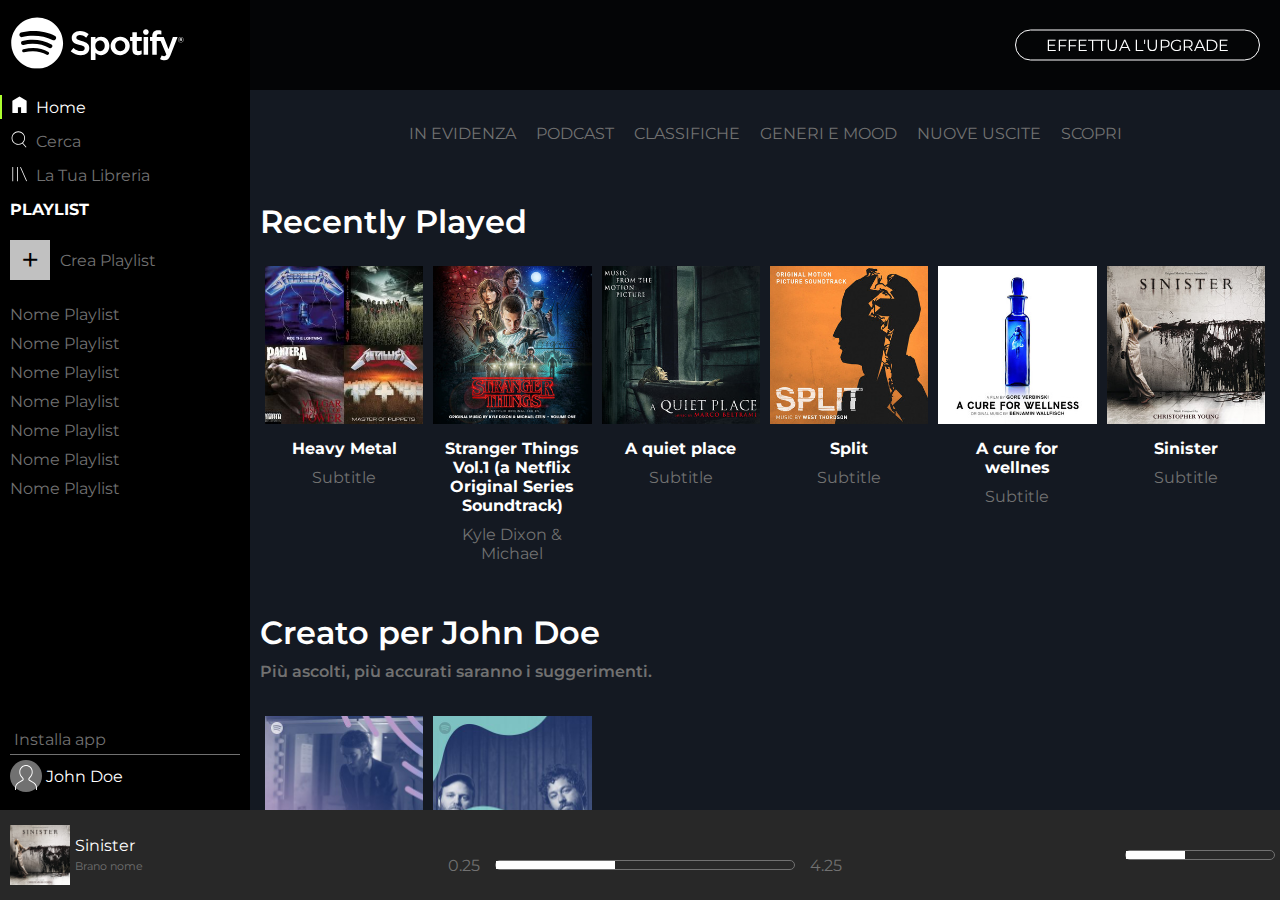
<file: index.html>
<!DOCTYPE html>
<html lang="en">
  <head>
    <meta charset="UTF-8" />
    <meta name="viewport" content="width=device-width, initial-scale=1.0" />
    <link rel="stylesheet" href="css/style.css" />
    <!-- style -->
    <link rel="preconnect" href="https://fonts.googleapis.com" />
    <link rel="preconnect" href="https://fonts.gstatic.com" crossorigin />
    <link
      href="https://fonts.googleapis.com/css2?family=Fredoka:wght@700&family=Inclusive+Sans&family=Montserrat:wght@500&family=Noto+Sans+Symbols:wght@400;600&family=Oswald:wght@200&family=PT+Sans:wght@400;700&family=Space+Grotesk:wght@700&display=swap"
      rel="stylesheet"
    />

    <link
      rel="stylesheet"
      href="https://cdnjs.cloudflare.com/ajax/libs/font-awesome/6.4.2/css/all.min.css"
      integrity="sha512-z3gLpd7yknf1YoNbCzqRKc4qyor8gaKU1qmn+CShxbuBusANI9QpRohGBreCFkKxLhei6S9CQXFEbbKuqLg0DA=="
      crossorigin="anonymous"
      referrerpolicy="no-referrer"
    />
    <link
      rel="icon"
      id="topLogo"
      type="image/x-icon"
      href="img/logo-small.svg"
    />
    <title>Spotify Web</title>
  </head>
  <body>
    <div id="topbar" class="fixed bar-index flex fl-row">
      <btn id="upgrade-button" class="btn vertical-centered txt-wrap">
        EFFETTUA L'UPGRADE
      </btn>
    </div>
    <div id="content" class="flex fl-row">
      <div id="sidebar" class="flex fl-column justify-between">
        <div class="side-section">
          <div id="logo">
            <div id="logo-small" class="mobile-visible-inline-block">
              <div class="svg-container">
                <img src="img/logo-small.svg" alt="logo small" />
              </div>
            </div>
            <div class="svg-container bar-mar mobile-hidden">
              <img src="img/logo.svg" alt="Spotify" />
            </div>
          </div>
          <div id="side-menu">
            <div class="side-choise flex fl-row align-center">
              <div class="sidegreen"></div>
              <div class="svg-container">
                <img src="img/home.svg" alt="home" />
              </div>
              <div
                class="side-choise-wrapper mobile-hidden"
                style="color: white"
              >
                Home
              </div>
            </div>
            <a
              href="search/search.html"
              class="side-choise flex fl-row align-center bar-mar"
            >
              <div class="svg-container">
                <img src="img/search.svg" alt="search" />
              </div>
              <div class="side-choise-wrapper mobile-hidden">Cerca</div>
            </a>
            <div class="side-choise flex fl-row align-center bar-mar">
              <div class="svg-container">
                <img src="img/libreria.svg" alt="home" />
              </div>
              <div class="side-choise-wrapper mobile-hidden">
                La Tua Libreria
              </div>
            </div>
          </div>
          <div id="side-playlist" class="bar-mar mobile-hidden">
            <h4 id="side-playlist-title">PLAYLIST</h4>
            <div id="side-playlist-create" class="flex fl-row align-center">
              <div id="plus">+</div>
              Crea Playlist
            </div>
            <ul id="side-playlist-list">
              <li class="side-playlist-items"><a href="#">Nome Playlist</a></li>
              <li class="side-playlist-items"><a href="#">Nome Playlist</a></li>
              <li class="side-playlist-items"><a href="#">Nome Playlist</a></li>
              <li class="side-playlist-items"><a href="#">Nome Playlist</a></li>
              <li class="side-playlist-items"><a href="#">Nome Playlist</a></li>
              <li class="side-playlist-items"><a href="#">Nome Playlist</a></li>
              <li class="side-playlist-items"><a href="#">Nome Playlist</a></li>
            </ul>
          </div>
        </div>
        <div class="side-section bar-mar">
          <div id="side-installer" class="flex fl-row">
            <i class="fa-regular fa-circle-down"></i>
            <div class="mobile-hidden">&nbsp;Installa app</div>
          </div>
          <div id="side-user" class="flex fl-row align-center">
            <div class="svg-container">
              <img src="img/profile.svg" alt="profile" />
            </div>
            <div class="mobile-hidden">&nbsp;John Doe</div>
          </div>
        </div>
      </div>
      <div id="right-content" class="">
        <div id="main-nav" class="flex fl-row justify-center no-wrap">
          <div
            class="main-nav-choise flex fl-column justify-start align-center"
          >
            <a href="#" class="txt-wrap">IN EVIDENZA</a>
            <div class="nav-choise-highlight"></div>
          </div>
          <div
            class="main-nav-choise flex fl-column justify-start align-center"
          >
            <a href="#" class="txt-wrap">PODCAST</a>
            <div class="nav-choise-highlight"></div>
          </div>
          <div
            class="main-nav-choise flex fl-column justify-start align-center"
          >
            <a href="#" class="txt-wrap">CLASSIFICHE</a>
            <div class="nav-choise-highlight"></div>
          </div>
          <div
            class="main-nav-choise flex fl-column justify-start align-center"
          >
            <a href="#" class="txt-wrap">GENERI E MOOD</a>
            <div class="nav-choise-highlight"></div>
          </div>
          <div
            class="main-nav-choise flex fl-column justify-start align-center"
          >
            <a href="#" class="txt-wrap">NUOVE USCITE</a>
            <div class="nav-choise-highlight"></div>
          </div>
          <div
            class="main-nav-choise flex fl-column justify-start align-center"
          >
            <a href="#" class="txt-wrap">SCOPRI</a>
            <div class="nav-choise-highlight"></div>
          </div>
        </div>
        <div class="main-section">
          <div class="main-section-title">Recently Played</div>
          <div class="main-section-content flex fl-row justify-start">
            <div class="album">
              <!-- 1 -->
              <div class="img-container relative">
                <div class="album-overlay">
                  <div class="album-overlay-content">
                    <i class="fa-regular fa-circle-play"></i>
                  </div>
                </div>
                <img src="img/metal_lifting.jpg" alt="metal" />
              </div>
              <div class="album-description txt-centered">
                <h4 class="album-title">Heavy Metal</h4>
                <div class="album-author">Subtitle</div>
              </div>
            </div>
            <!-- 2 -->
            <div class="album">
              <div class="img-container relative">
                <div class="album-overlay">
                  <div class="album-overlay-content">
                    <i class="fa-regular fa-circle-play"></i>
                  </div>
                </div>
                <img src="img/stranger.jpeg" alt="stranger" />
              </div>
              <div class="album-description txt-centered">
                <h4 class="album-title">
                  Stranger Things Vol.1 (a Netflix Original Series Soundtrack)
                </h4>
                <div class="album-author">Kyle Dixon & Michael</div>
              </div>
            </div>
            <!-- 3 -->
            <div class="album">
              <div class="img-container relative">
                <div class="album-overlay">
                  <div class="album-overlay-content">
                    <i class="fa-regular fa-circle-play"></i>
                  </div>
                </div>
                <img src="img/aquietplace.jpeg" alt="quiet place" />
              </div>
              <div class="album-description txt-centered">
                <h4 class="album-title">A quiet place</h4>
                <div class="album-author">Subtitle</div>
              </div>
            </div>
            <!-- 4 -->
            <div class="album">
              <div class="img-container relative">
                <div class="album-overlay">
                  <div class="album-overlay-content">
                    <i class="fa-regular fa-circle-play"></i>
                  </div>
                </div>
                <img src="img/split.jpeg" alt="split" />
              </div>
              <div class="album-description txt-centered">
                <h4 class="album-title">Split</h4>
                <div class="album-author">Subtitle</div>
              </div>
            </div>
            <!-- 5 -->
            <div class="album">
              <div class="img-container relative">
                <div class="album-overlay">
                  <div class="album-overlay-content">
                    <i class="fa-regular fa-circle-play"></i>
                  </div>
                </div>
                <img src="img/cure.jpeg" alt="cure" />
              </div>
              <div class="album-description txt-centered">
                <h4 class="album-title">A cure for wellnes</h4>
                <div class="album-author">Subtitle</div>
              </div>
            </div>
            <!-- 6 -->
            <div class="album">
              <div class="img-container relative">
                <div class="album-overlay">
                  <div class="album-overlay-content">
                    <i class="fa-regular fa-circle-play"></i>
                  </div>
                </div>
                <img src="img/sinister.jpeg" alt="sinister" />
              </div>
              <div class="album-description txt-centered">
                <h4 class="album-title">Sinister</h4>
                <div class="album-author">Subtitle</div>
              </div>
            </div>
          </div>

          <!-- second section -->
          <div class="main-section-title">
            Creato per John Doe
            <div class="main-section-subtitle">
              Più ascolti, più accurati saranno i suggerimenti.
            </div>
          </div>
          <div class="main-section-content flex fl-row justify-start">
            <!-- 1b -->
            <div class="album">
              <div class="img-container relative">
                <div class="album-overlay">
                  <div class="album-overlay-content">
                    <i class="fa-regular fa-circle-play"></i>
                  </div>
                </div>
                <img src="img/radar.jpeg" alt="radar" />
              </div>
              <div class="album-description txt-centered">
                <h4 class="album-title">Release Radar</h4>
              </div>
            </div>
            <!-- 2b -->
            <div class="album">
              <div class="img-container relative">
                <div class="album-overlay">
                  <div class="album-overlay-content">
                    <i class="fa-regular fa-circle-play"></i>
                  </div>
                </div>
                <img src="img/mixdaily.jpeg" alt="mix" />
              </div>
              <div class="album-description txt-centered">
                <h4 class="album-title">Daily Mix 1</h4>
              </div>
            </div>
          </div>
          <!-- third section -->
          <div class="main-section-title">
            Artisti più popolari
            <div class="main-section-subtitle">
              Più ascolti, più accurati saranno i suggerimenti.
            </div>
          </div>
          <div class="main-section-content flex fl-row justify-start">
            <div class="album">
              <div class="img-container relative">
                <div class="album-overlay circle">
                  <div class="album-overlay-content">
                    <i class="fa-regular fa-circle-play"></i>
                  </div>
                </div>
                <div class="circle">
                  <img src="img/youg.jpeg" alt="youg" />
                </div>
              </div>
              <div class="album-description txt-centered">
                <h4 class="album-title">Lana del Rey</h4>
              </div>
            </div>
            <!-- 2c -->
            <div class="album">
              <div class="img-container relative">
                <div class="album-overlay circle">
                  <div class="album-overlay-content">
                    <i class="fa-regular fa-circle-play"></i>
                  </div>
                </div>
                <div class="circle">
                  <img src="img/einaudi.jpeg" alt="einaudi" />
                </div>
              </div>
              <div class="album-description txt-centered">
                <h4 class="album-title">Ludovico Einaudi</h4>
              </div>
            </div>
          </div>
        </div>
      </div>
    </div>
    <div
      id="playbar"
      class="fixed bar-index flex fl-row justify-between no-wrap align-center"
    >
      <div id="play-album" class="flex flex-row justify-start align-center">
        <div id="playing-img" class="img-container">
          <img src="img/sinister.jpeg" alt="sinister" />
        </div>
        <div id="playing-description">
          <div id="playing-title" class="play-mar">Sinister</div>
          <a href="#" id="playing-author" class="play-mar">Brano nome</a>
        </div>
        <div id="playing-svg" class="flex">
          <div class="svg-container">
            <i class="fa-regular fa-heart"></i>
          </div>
          <div class="svg-container">
            <i class="fa-regular fa-folder"></i>
          </div>
        </div>
      </div>

      <div id="play-console" class="flex fl-column justify-center align-center">
        <div id="console-top" class="flex fl-row justify-center align-center">
          <i class="fa-solid fa-shuffle"></i>
          <i class="fa-solid fa-backward-step"></i>
          <i class="fa-regular fa-circle-play"></i>
          <i class="fa-solid fa-forward-step"></i>
          <i class="fa-solid fa-arrow-rotate-right"></i>
        </div>
        <div
          id="console-bottom"
          class="flex fl-row justify-between align-center"
        >
          <div class="console-time">0.25</div>
          <div
            id="progress-time"
            class="progress-bar flex fl-row no-wrap align-center"
          >
            <div class="progress-filler"></div>
            <div class="progress-dot"></div>
          </div>
          <div class="console-time">4.25</div>
        </div>
      </div>

      <div
        id="playbar-setting"
        class="flex fl-row align-center justify-between mobile-hidden"
      >
        <i class="fa-solid fa-list-ul"></i>
        <i class="fa-solid fa-desktop"></i>
        <i class="fa-solid fa-volume-high"></i>
        <div
          id="progress-volume"
          class="progress-bar flex fl-row align-center no-wrap"
        >
          <div class="progress-filler"></div>
          <div class="progress-dot"></div>
        </div>
      </div>
    </div>
  </body>
</html>
</file>
<file: css/style.css>
*{
    margin: 0;
    padding: 0;
    box-sizing: border-box;
}

:root {
	--color-dark-color: #141922;
	--color-dark-grey: #282828;
	--color-black: #000000;
	--color-white: #FFFFFF;
	--color-grey: #717171;
	--color-light-grey: #C1C1C1;
	--color-highlight: #ADFF2F;

    --topbar-height: 90px;
    --playbar-height: 90px;
    --side-width: 250px;
}


body{
    font-family: 'Montserrat', sans-serif;
}
/* scrollbar */
::-webkit-scrollbar {
    margin-right: 20px;
    width: 10px;
}
::-webkit-scrollbar-track {
    border-radius: 5px;
}
::-webkit-scrollbar-thumb {
    background: rgba(0, 0, 0, 0.4); 
    border-radius: 5px;
}
::-webkit-scrollbar-thumb:hover {
    background: grey; 
}


/* utilities */




.debug{
    border: 1px solid black;
    background-color: red;
}

a {
    color: var(--color-grey);
    text-decoration: none;
    height: 2.5EM;
}

.side-playlist-items:hover a{
    color: var(--color-white);
}
.main-nav-choise:hover a{
    color: var(--color-white);
}

.txt-wrap{
    text-wrap: nowrap;
}

.relative{
    position: relative;
}

.fixed{
    position: fixed;

}

.flex{
    display: flex;
}

.fl-row{
    flex-direction: row;
    
}

.fl-column{
    flex-direction: column;
    
}

.justify-between{
    justify-content: space-between;
}

.justify-center{
    justify-content: center;
}

.justify-start{
    justify-content: flex-start;
}

.align-center{
    align-items: center;
}

.no-wrap{
    flex-wrap: nowrap;
}

.bar-index{
    z-index: 1000;
}

.bar-mar{
    margin-left: 10px;
    margin-right: 10px;
}
.play-mar{
    margin-left: 5px;
    margin-right: 20px;
}

.btn{
    color: var(--color-white);
}

link{
    fill: var(--color-highlight);
    color: var(--color-highlight);
}

#upgrade-button:hover{
    transition-duration: 3s;
    transition: cubic-bezier(0.075, 0.82, 0.165, 1);
    transform: scale(1.1) translate(-5px, -50%);
 
}

#upgrade-button:active{
    transform: scale(1) translate(5px, -50%);
}

.vertical-centered{
    position: absolute;
    top: 50%;
    transform: translate(0, -50%);
}

.txt-centered{
    text-align: center;
}
    /* circled images */
.circle {
    
    border-radius: 50%; 
    overflow: hidden; 
}


.circle img {
    width: 100%;
    height: 100%;
    object-fit: cover; 
}


.mobile-visible-inline-block{
    display: none;
}

/* code */

#topbar{
    width: calc(100% - var(--side-width));
    height: var(--topbar-height);

    top: 0;
    left: var(--side-width);
    
    background-color: rgba(0, 0, 0, 0.8);
    flex-direction: row-reverse;
}

#playbar{
    width: 100%;
    height: var(--playbar-height);
    
    bottom: 0;
    left: 0;
    color: var(--color-grey);
    background-color: var(--color-dark-grey);
}

#sidebar{
    width: var(--side-width);
    height: calc(100vh - var(--playbar-height));

    background-color: var(--color-black);
    color: var(--color-grey);
    
}

#right-content{
    width: calc(100% - var(--side-width));
    height: calc(100vh - var(--playbar-height));
    padding-top: var(--topbar-height);
    
    background-color: var(--color-dark-color);
    overflow-y: scroll;
}

/* sidebar */
.side-section:nth-child(1){
    flex-grow: 1;
    min-height: calc(100% - (2 * var(--topbar-height)));
    overflow-y: hidden;
}

.side-section:nth-child(2){
    height: var(--topbar-height);
}

#logo{
    width: auto;
    height: var(--topbar-height);
    position: relative;
}

#logo-small{
    width: 20px;
    margin:  10px;
    padding-bottom: 20px;
}

#logo > .svg-container{
    width: 70%;
    height: auto;
    /* centered */
    position: absolute;
    top: 50%;
    transform: translate(0, -50%);
}

#side-playlist-title{
    height: 20px;
    color: var(--color-white);
    font-style: bold;
}

#side-playlist-list{
    height: calc(100% - (20px + 40px + 40px));
    overflow-y: auto;
}

.side-choise-wrapper:hover{
    color: var(--color-white);
}


.side-choise{
    padding-bottom: 5px;
}

.sidegreen{
    width: 2px;
    margin-right: 8px;
    height: 1.5em;
    background-color: #ADFF2F;
    line-height: 100%;
}

#side-menu{
    height: 90px;
    padding: 5px 0;
}

#side-menu .svg-container > img{
    height: 1.2em;
    padding-right: 7px;
    fill: var(--color-grey);
}




#side-playlist{
    
    padding-top: 20px;
    height: calc(100% - (var(--topbar-height) + 100px));
}

#side-playlist-create{
    margin: 20px 0;
}

#side-playlist-create:hover{
    color: var(--color-white);
}

#side-playlist-create:hover #plus{
    background-color: var(--color-white);
}

#plus{
    font-size: 2em;
    color: var(--color-black);
    background-color: var(--color-light-grey);

    width: 40px;
    height: 40px;

    /* centering */
    line-height: 40px;
    text-align: center;
    margin-right: 10px;
}

.side-playlist-items{
    padding: 5px 0;
}

#side-installer{
    padding-top: 10px;
    padding-bottom: 5px;
    border-bottom: 1px solid var(--color-grey);
}

#side-installer:hover{
    color: var(--color-white);
}

#side-user{
    padding: 5px 0;
    color: var(--color-white);
    font-style: bold;
}

#side-user .svg-container{
    width: 2em;
    height: 2em;
    padding: 5px;
    border-radius: 50%;
    background-color: var(--color-grey);
}

/* topbar */

#upgrade-button{
    max-width: 75%;
    font-size: auto;
    padding: 5px 30px;
    justify-self: end;
    border: 1px solid var(--color-white);
    border-radius: 2em;
    margin-right: 20px;
}

/* right-content */

#main-nav{
    max-width: 100%;
    padding-top: 20px;
    color: var(--color-grey);
}

.main-nav-choise{
    line-height: 3em;
    padding: 0 10px;
}

.nav-choise-highlight{
    opacity: 0;

    background-color: var(--color-highlight);

    height: 2px;
    width: 30px;

    
}

.main-nav-choise:hover .nav-choise-highlight{
    transition: cubic-bezier(0.075, 0.82, 0.165, 1);
    transition-duration: 1s;
    opacity: 1;
}

.main-section{
    padding: 10px;
    color: var(--color-white);
}

.main-section-title{
    font-weight: 600;
    text-decoration: bolder;
    margin-top: 40px;
    margin-bottom: 20px;
    font-size: 2em;
}

.main-section-subtitle{
    padding: 10px 0;
    /* half father dimensions */
    font-size: 0.5em;
    color: var(--color-grey);
}

.progress-bar{
    
    height: 10px;
    border-radius: 5px;
    border: 1px solid var(--color-grey);
    
    
}

.progress-filler{
    width: 40%;
    height: 100%;
    background-color: var(--color-white);
    overflow: hidden;
}

.progress-dot{
    display: none;

    background-color: var(--color-white);
    height: 1em;
    width: 1em;
    border-radius: 50%;
    transform: translate(-50%, 0);
}

.progress-bar:hover .progress-filler{
    transition-duration: 8s;
    transition:cubic-bezier(0.075, 0.82, 0.165, 1);
    
}

#progress-time.progress-bar:hover .progress-filler{
    background-color: var(--color-highlight);
}

.progress-bar:hover .progress-dot{
    display: block;
}

/* cards (album) */
.album{
    width: calc(100% / 6);
    padding: 5px;
}

.album-overlay{
    opacity: 0;
    z-index: 500;
    background-color: rgba(0, 0, 0, 0.5);
    width: 100%;
    height: 100%;
    position: absolute;
    
}

.album-overlay-content{
    position: absolute;
    display: inline-block;
    top: 50%;
    left: 50%;
    width: 4em;
    transform: translate(-50%, -50%);
}

.album:hover .album-overlay{
    transition: cubic-bezier(0.075, 0.82, 0.165, 1);
    transition-duration: 1.5s;
    opacity: 1;
}

.album-overlay-content > i{
    font-size: 4em;
    color: var(--color-white);
}

.album-description{
    padding: 5px;
}

.album-title{
    font-weight: bolder;
    margin: 10px 0;
}

.album-author{
    color: var(--color-grey);
}

.album img{
    display: block;
}

.img-container {
    width: 100%;
}


img{
    
    width: 100%;
    height: auto;
}

/* playbar */
#play-album{
    min-width: 200px;
    padding: 0 10px ;
}

#playing-img{
    width: calc(var(--playbar-height) / 1.5);
    height: calc(var(--playbar-height) / 1.5);

}

#playing-title{
    color: var(--color-white);
}

#playing-author{
    font-size: 0.7em;
    text-wrap: nowrap;
}

#playing-author:hover{
    color: var(--color-white);
    text-decoration: underline;
}

#playing-svg{
    
    flex-direction: row;
}
#playing-svg .svg-container:hover i{
    color: var(--color-white);
}

#playing-svg .svg-container{
    padding-right: 10px;
}

i{
    color: var(--color-grey);
}



#console-top i{
    padding: 10px;
    color: var(--color-white);
    font-size: 1.2em;
}

#console-top i:hover{
    transform: scale(1.5);
}

#console-bottom, #console-top{
    max-width: 100%;
}

.console-time{
    padding: 0 15px;
}


#progress-time{
    width: 300px;
}

#playbar-settings{
    width: var(--side-width);
}

#playbar-setting i{
    color: var(--color-white);
    padding: 0 5px;
}

#playbar-setting i:hover{
    transform: scale(1.5);
}

#progress-volume{
    width: 150px;
    margin: 0 5px;
}



@media screen and (max-height: 400px) {
    #topbar{
        display: none;
    }
}

@media screen and (max-width: 1100px){
    #main-nav{
        flex-wrap: wrap;
    }
    #play-album, #play-console, #playbar-setting{
        max-width: 33%;
        flex-shrink: 2;
    }
    
}


@media screen and (max-width: 768px){
    #playbar{
        flex-wrap: nowrap;
    }
    #playing-svg{
        flex-direction: column;
    }
    .main-section-content{
        flex-wrap: wrap;
    }
    .no-wrap{
        flex-wrap: wrap;
    }
    
    .album{
        min-width: calc(100% / 4);
    }
    
    
}

@media screen and (max-width: 576px) {
    :root{
        --side-width: 50px;
    }

    .mobile-hidden{
        display: none;
    }

    #logo{
        height: 40px;
    }
    .fa-circle-down{
        transform: translate(calc(50% - 2px), 0);
    }

    .mobile-visible-inline-block{
        display: inline-block;
    }

    .album{
        min-width: calc(100% / 2);
    }

    #play-console{
        min-width: calc(100% - 200px);
        padding-right: 10px;
    }
    #console-bottom{
        max-width: 100%;
    }
    
}

@media screen and (max-width: 400px){
    #play-album{
        display: none;
    }

    #play-console{
        min-width: 100%;
        
        justify-self: center;
    }

    .album{
        width: 100%;
    }

    #topbar{
        justify-content: center;
    }

    #upgrade-button{
        max-width: 100%;
        margin: 0 auto;
    }
}
</file>
